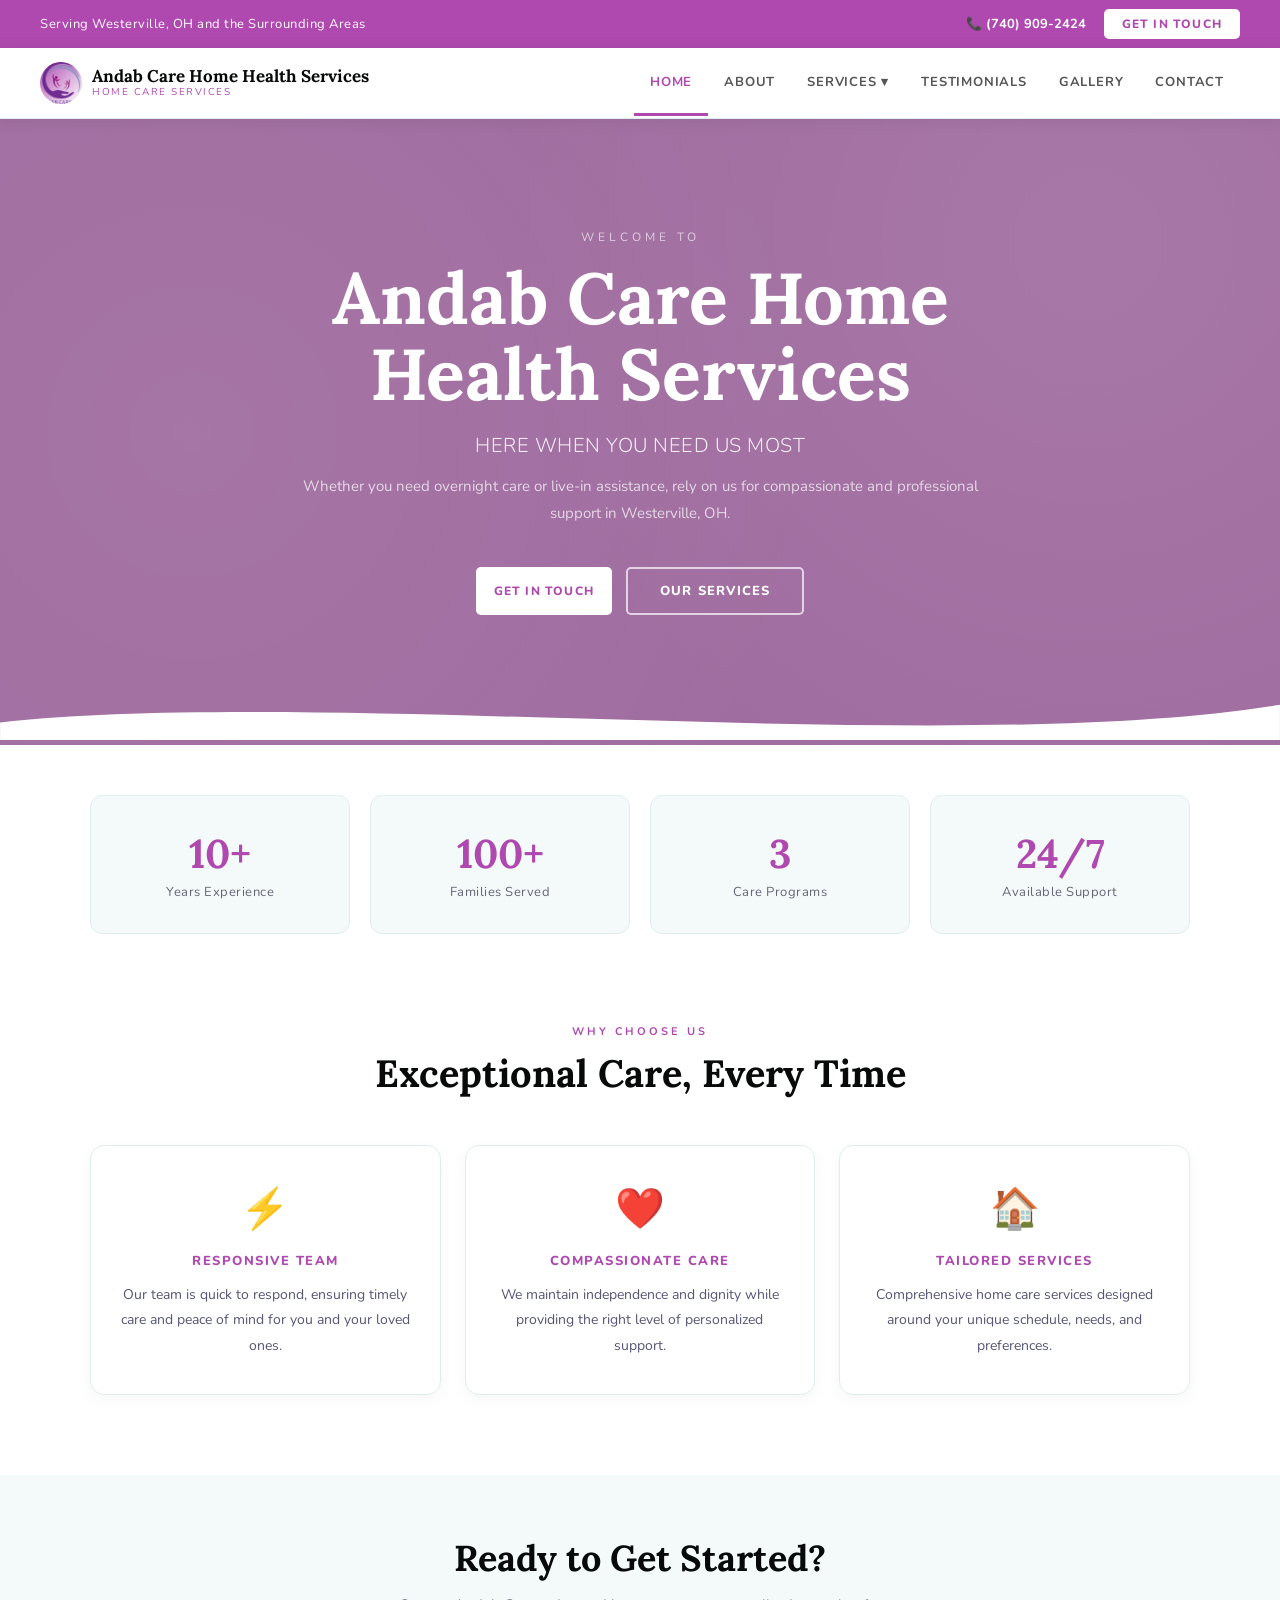
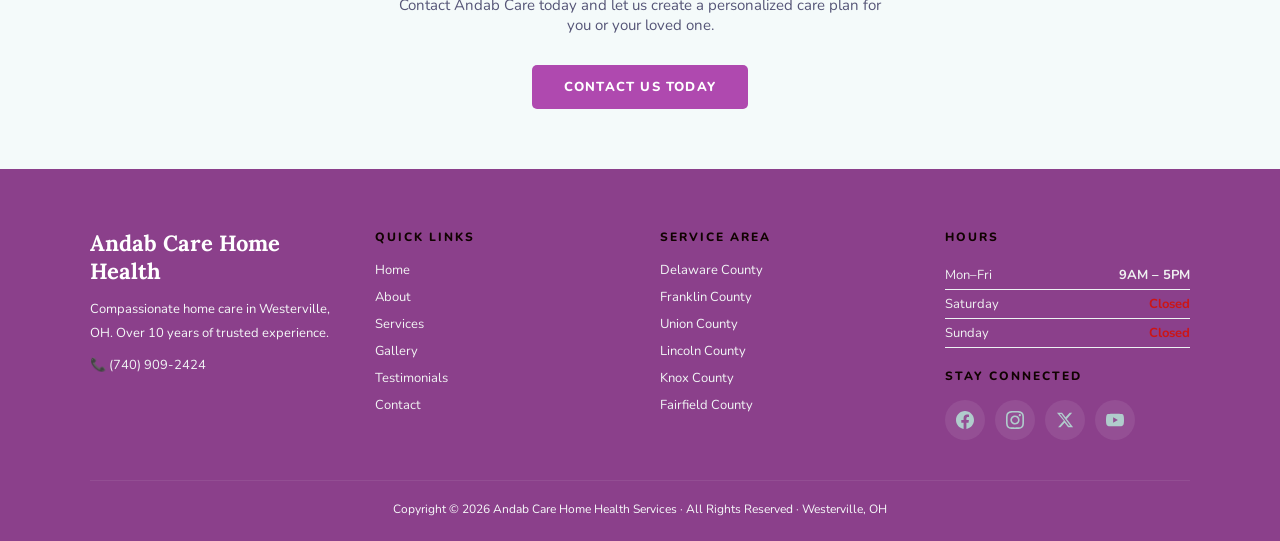
<file: index.html>
<!doctype html>
<html lang="en">
  <head>
    <meta charset="UTF-8" />
    <meta name="viewport" content="width=device-width, initial-scale=1.0" />
    <title>Andab Care Home Health Services</title>

    <meta
      name="description"
      content="Andab Care provides compassionate home health care in Westerville, OH."
    />
    <link rel="icon" type="image/png" href="pages/photos/logo.png" />
    <link rel="preconnect" href="https://fonts.googleapis.com" />
    <link rel="preconnect" href="https://fonts.gstatic.com" crossorigin />
    <link
      href="https://fonts.googleapis.com/css2?family=Lora:ital,wght@0,400;0,600;0,700;1,400&family=Nunito:wght@300;400;600;700;800&display=swap"
      rel="stylesheet"
    />
    <link rel="stylesheet" href="style.css" />
    
  </head>
  <!-- Google tag (gtag.js) -->
<script async src="https://www.googletagmanager.com/gtag/js?id=G-MVVV91QVRM"></script>
<script>
  window.dataLayer = window.dataLayer || [];
  function gtag(){dataLayer.push(arguments);}
  gtag('js', new Date());

  gtag('config', 'G-MVVV91QVRM');
</script>

  <body>
    <!-- TOP BAR -->
    <div id="topbar">
      <span class="tb-left"
        >Serving Westerville, OH and the Surrounding Areas</span
      >
      <div class="tb-right">
        <span class="tb-phone">📞 (740) 909-2424</span>
        <button type="button" class="btn-white" onclick="showPage('contact')">
          GET IN TOUCH
        </button>
      </div>
    </div>

    <!-- NAVBAR -->
    <nav id="navbar">
      <div class="logo" onclick="showPage('home')">
        <img
          src="pages/photos/logo.png"
          alt="Andab Care Logo"
          class="logo-circle"
        />
        <div>
          <div class="logo-name">Andab Care Home Health Services</div>
          <div class="logo-sub">Home Care Services</div>
        </div>
      </div>
      <div class="nav-links">
        <div class="nav-link active" id="nav-home" onclick="showPage('home')">
          Home
        </div>
        <div class="nav-link" id="nav-about" onclick="showPage('about')">
          About
        </div>
        <div class="dropdown">
          <div
            class="nav-link"
            id="nav-services"
            onclick="showPage('services')"
          >
            Services ▾
          </div>
          <div class="dropdown-menu">
            <div
              class="dropdown-item"
              onclick="
                showPage('services');
                setTimeout(() => scrollToService('svc-nursing'), 100);
              "
            >
              Skilled Nursing Care
            </div>
            <div
              class="dropdown-item"
              onclick="
                showPage('services');
                setTimeout(() => scrollToService('svc-physical'), 100);
              "
            >
              Physical Therapy
            </div>
            <div
              class="dropdown-item"
              onclick="
                showPage('services');
                setTimeout(() => scrollToService('svc-occupational'), 100);
              "
            >
              Occupational Therapy
            </div>
            <div
              class="dropdown-item"
              onclick="
                showPage('services');
                setTimeout(() => scrollToService('svc-personal'), 100);
              "
            >
              Personal Care
            </div>
            <div
              class="dropdown-item"
              onclick="
                showPage('services');
                setTimeout(() => scrollToService('svc-homemaking'), 100);
              "
            >
              Home Making Services
            </div>
          </div>
        </div>
        <div
          class="nav-link"
          id="nav-testimonials"
          onclick="showPage('testimonials')"
        >
          Testimonials
        </div>
        <div class="nav-link" id="nav-gallery" onclick="showPage('gallery')">
          Gallery
        </div>
        <div class="nav-link" id="nav-contact" onclick="showPage('contact')">
          Contact
        </div>
      </div>
      <button
        type="button"
        class="hamburger"
        id="hamburger-btn"
        onclick="toggleMobileMenu()"
        aria-label="Toggle navigation"
        aria-expanded="false"
        aria-controls="mobile-nav"
      >
        <span class="ham-line"></span>
        <span class="ham-line"></span>
        <span class="ham-line"></span>
      </button>
    </nav>

    <!-- MOBILE NAVIGATION -->
    <nav id="mobile-nav" class="mobile-nav" aria-label="Mobile navigation" aria-hidden="true">
      <div
        class="mobile-nav-link active"
        id="mnav-home"
        onclick="
          showPage('home');
          closeMobileMenu();
        "
      >
        Home
      </div>
      <div
        class="mobile-nav-link"
        id="mnav-about"
        onclick="
          showPage('about');
          closeMobileMenu();
        "
      >
        About
      </div>
      <div class="mobile-nav-group">
        <div
          class="mobile-nav-link"
          id="mnav-services"
          onclick="
            showPage('services');
            closeMobileMenu();
          "
        >
          Services
        </div>
        <div class="mobile-nav-sub">
          <div
            class="mobile-nav-sublink"
            onclick="
              showPage('services');
              setTimeout(() => scrollToService('svc-nursing'), 100);
              closeMobileMenu();
            "
          >
            Skilled Nursing Care
          </div>
          <div
            class="mobile-nav-sublink"
            onclick="
              showPage('services');
              setTimeout(() => scrollToService('svc-physical'), 100);
              closeMobileMenu();
            "
          >
            Physical Therapy
          </div>
          <div
            class="mobile-nav-sublink"
            onclick="
              showPage('services');
              setTimeout(() => scrollToService('svc-occupational'), 100);
              closeMobileMenu();
            "
          >
            Occupational Therapy
          </div>
          <div
            class="mobile-nav-sublink"
            onclick="
              showPage('services');
              setTimeout(() => scrollToService('svc-personal'), 100);
              closeMobileMenu();
            "
          >
            Personal Care
          </div>
          <div
            class="mobile-nav-sublink"
            onclick="
              showPage('services');
              setTimeout(() => scrollToService('svc-homemaking'), 100);
              closeMobileMenu();
            "
          >
            Home Making Services
          </div>
        </div>
      </div>
      <div
        class="mobile-nav-link"
        id="mnav-testimonials"
        onclick="
          showPage('testimonials');
          closeMobileMenu();
        "
      >
        Testimonials
      </div>
      <div
        class="mobile-nav-link"
        id="mnav-gallery"
        onclick="
          showPage('gallery');
          closeMobileMenu();
        "
      >
        Gallery
      </div>
      <div
        class="mobile-nav-link"
        id="mnav-contact"
        onclick="
          showPage('contact');
          closeMobileMenu();
        "
      >
        Contact
      </div>
    </nav>

    <!-- PAGE CONTAINERS (filled by JS) -->
    <div id="page-home" class="page"></div>
    <div id="page-about" class="page"></div>
    <div id="page-services" class="page"></div>
    <div id="page-testimonials" class="page"></div>
    <div id="page-gallery" class="page"></div>
    <div id="page-contact" class="page"></div>

    <!-- FOOTER -->
    <footer id="site-footer" style="background-color: #8b408b">
      <div class="container">
        <div class="footer-grid">
          <div>
            <div class="footer-brand-name">Andab Care Home Health</div>
            <div class="footer-brand-desc">
              Compassionate home care in Westerville, OH. Over 10 years of
              trusted experience.
            </div>
            <div class="footer-phone">📞 (740) 909-2424</div>
          </div>
          <div>
            <div class="footer-heading">Quick Links</div>
            <div class="footer-link" onclick="showPage('home')">Home</div>
            <div class="footer-link" onclick="showPage('about')">About</div>
            <div class="footer-link" onclick="showPage('services')">
              Services
            </div>
            <div class="footer-link" onclick="showPage('gallery')">Gallery</div>
            <div class="footer-link" onclick="showPage('testimonials')">
              Testimonials
            </div>
            <div class="footer-link" onclick="showPage('contact')">Contact</div>
          </div>
          <div>
            <div class="footer-heading">Service Area</div>
            <div class="footer-area">Delaware County</div>
            <div class="footer-area">Franklin County</div>
            <div class="footer-area">Union County</div>
            <div class="footer-area">Lincoln County</div>
            <div class="footer-area">Knox County</div>
            <div class="footer-area">Fairfield County</div>
          </div>
          <div>
            <div class="footer-heading">Hours</div>
            <div class="hours-row">
              <span>Mon–Fri</span><span class="hours-open">9AM – 5PM</span>
            </div>
            <div class="hours-row">
              <span>Saturday</span><span class="hours-closed">Closed</span>
            </div>
            <div class="hours-row">
              <span>Sunday</span><span class="hours-closed">Closed</span>
            </div>
            <div class="footer-heading" style="margin-top: 20px">
              Stay Connected
            </div>
            <div class="social-pills">
              <a
                href="https://web.facebook.com/people/Andab-Care/61560256304507/#"
                target="_blank"
                rel="noopener noreferrer"
                class="social-pill"
                aria-label="Facebook"
              >
                <svg xmlns="http://www.w3.org/2000/svg" viewBox="0 0 24 24" fill="currentColor" aria-hidden="true">
                  <path d="M24 12.073c0-6.627-5.373-12-12-12s-12 5.373-12 12c0 5.99 4.388 10.954 10.125 11.854v-8.385H7.078v-3.47h3.047V9.43c0-3.007 1.792-4.669 4.533-4.669 1.312 0 2.686.235 2.686.235v2.953H15.83c-1.491 0-1.956.925-1.956 1.874v2.25h3.328l-.532 3.47h-2.796v8.385C19.612 23.027 24 18.062 24 12.073z"/>
                </svg>
              </a>
              <a
                href="https://www.instagram.com/andabcare/"
                target="_blank"
                rel="noopener noreferrer"
                class="social-pill"
                aria-label="Instagram"
              >
                <svg xmlns="http://www.w3.org/2000/svg" viewBox="0 0 24 24" fill="currentColor" aria-hidden="true">
                  <path d="M12 2.163c3.204 0 3.584.012 4.85.07 3.252.148 4.771 1.691 4.919 4.919.058 1.265.069 1.645.069 4.849 0 3.205-.012 3.584-.069 4.849-.149 3.225-1.664 4.771-4.919 4.919-1.266.058-1.644.07-4.85.07-3.204 0-3.584-.012-4.849-.07-3.26-.149-4.771-1.699-4.919-4.92-.058-1.265-.07-1.644-.07-4.849 0-3.204.013-3.583.07-4.849.149-3.227 1.664-4.771 4.919-4.919 1.266-.057 1.645-.069 4.849-.069zm0-2.163c-3.259 0-3.667.014-4.947.072-4.358.2-6.78 2.618-6.98 6.98-.059 1.281-.073 1.689-.073 4.948 0 3.259.014 3.668.072 4.948.2 4.358 2.618 6.78 6.98 6.98 1.281.058 1.689.072 4.948.072 3.259 0 3.668-.014 4.948-.072 4.354-.2 6.782-2.618 6.979-6.98.059-1.28.073-1.689.073-4.948 0-3.259-.014-3.667-.072-4.947-.196-4.354-2.617-6.78-6.979-6.98-1.281-.059-1.69-.073-4.949-.073zm0 5.838c-3.403 0-6.162 2.759-6.162 6.162s2.759 6.163 6.162 6.163 6.162-2.759 6.162-6.163c0-3.403-2.759-6.162-6.162-6.162zm0 10.162c-2.209 0-4-1.79-4-4 0-2.209 1.791-4 4-4s4 1.791 4 4c0 2.21-1.791 4-4 4zm6.406-11.845c-.796 0-1.441.645-1.441 1.44s.645 1.44 1.441 1.44c.795 0 1.439-.645 1.439-1.44s-.644-1.44-1.439-1.44z"/>
                </svg>
              </a>
              <a
                href="https://x.com/AndabCar"
                target="_blank"
                rel="noopener noreferrer"
                class="social-pill"
                aria-label="X (Twitter)"
              >
                <svg xmlns="http://www.w3.org/2000/svg" viewBox="0 0 24 24" fill="currentColor" aria-hidden="true">
                  <path d="M18.244 2.25h3.308l-7.227 8.26 8.502 11.24H16.17l-4.714-6.231-5.401 6.231H2.744l7.73-8.835L1.254 2.25H8.08l4.713 6.231zm-1.161 17.52h1.833L7.084 4.126H5.117z"/>
                </svg>
              </a>
              <a
                href="https://www.youtube.com/watch?v=p96MxqvJo8U"
                target="_blank"
                rel="noopener noreferrer"
                class="social-pill"
                aria-label="YouTube"
              >
                <svg xmlns="http://www.w3.org/2000/svg" viewBox="0 0 24 24" fill="currentColor" aria-hidden="true">
                  <path d="M23.498 6.186a3.016 3.016 0 0 0-2.122-2.136C19.505 3.545 12 3.545 12 3.545s-7.505 0-9.377.505A3.017 3.017 0 0 0 .502 6.186C0 8.07 0 12 0 12s0 3.93.502 5.814a3.016 3.016 0 0 0 2.122 2.136c1.871.505 9.376.505 9.376.505s7.505 0 9.377-.505a3.015 3.015 0 0 0 2.122-2.136C24 15.93 24 12 24 12s0-3.93-.502-5.814zM9.545 15.568V8.432L15.818 12l-6.273 3.568z"/>
                </svg>
              </a>
            </div>
          </div>
        </div>
        <div class="footer-bottom">
          Copyright © 2026 Andab Care Home Health Services · All Rights Reserved
          · Westerville, OH
        </div>
      </div>
    </footer>

    <script src="pages.js"></script>
    <script src="main.js"></script>
  </body>
</html>
</file>
<file: style.css>
/* ============================================
   ANDAB CARE — Main Stylesheet
   style.css
   ============================================ */

/* ── Reset & Base ── */
*,
*::before,
*::after {
  box-sizing: border-box;
  margin: 0;
  padding: 0;
}
html {
  scroll-behavior: smooth;
}
body {
  font-family: "Nunito", sans-serif;
  color: #1a1a2e;
  overflow-x: hidden;
  background: #fff;
}
a {
  text-decoration: none;
  color: inherit;
}

/* ── CSS Variables ── */
:root {
  --teal: #af49af;
  --teal-dark: #af49af;
  --teal-light: #e8f6f6;
  --text: #080909;
  --muted: #557;
  --border: #e0eded;
  --bg-soft: #f4fafa;
}

/* ── Page visibility & transitions ── */
.page {
  display: none;
}
.page.active {
  display: block;
  animation: pageEnter 0.38s ease forwards;
}
.page.page-exiting {
  display: block;
  animation: pageExit 0.2s ease forwards;
  pointer-events: none;
}

@keyframes pageEnter {
  from {
    opacity: 0;
    transform: translateY(18px);
  }
  to {
    opacity: 1;
    transform: translateY(0);
  }
}

@keyframes pageExit {
  from {
    opacity: 1;
    transform: translateY(0);
  }
  to {
    opacity: 0;
    transform: translateY(-10px);
  }
}

/* ── Utility ── */
.container {
  max-width: 1100px;
  margin: 0 auto;
}
.text-center {
  text-align: center;
}
.section {
  padding: 80px 40px;
}
.section-sm {
  padding: 50px 40px;
}

.section-eyebrow {
  font-size: 11px;
  letter-spacing: 3px;
  text-transform: uppercase;
  color: var(--teal);
  margin-bottom: 10px;
  font-weight: 700;
}
.section-title {
  font-family: "Lora", serif;
  font-size: clamp(24px, 3vw, 38px);
  font-weight: 700;
  color: var(--text);
}

/* ── Buttons ── */
.btn-primary {
  display: inline-block;
  background: var(--teal);
  color: #fff;
  padding: 13px 32px;
  border-radius: 5px;
  font-family: "Nunito", sans-serif;
  font-weight: 800;
  font-size: 13px;
  letter-spacing: 1.2px;
  text-transform: uppercase;
  cursor: pointer;
  border: none;
  transition:
    background 0.2s,
    transform 0.15s,
    box-shadow 0.2s;
}
.btn-primary:hover {
  background: var(--teal-dark);
  transform: translateY(-2px);
  box-shadow: 0 6px 24px rgba(26, 140, 138, 0.3);
}

.btn-outline {
  display: inline-block;
  border: 2px solid var(--teal);
  color: var(--teal);
  padding: 13px 32px;
  border-radius: 5px;
  font-family: "Nunito", sans-serif;
  font-weight: 800;
  font-size: 13px;
  letter-spacing: 1.2px;
  text-transform: uppercase;
  cursor: pointer;
  background: transparent;
  transition: all 0.2s;
}
.btn-outline:hover {
  background: var(--teal);
  color: #fff;
  transform: translateY(-2px);
}

.btn-white {
  display: inline-block;
  background: #fff;
  color: var(--teal);
  padding: 7px 18px;
  border-radius: 5px;
  font-family: "Nunito", sans-serif;
  font-weight: 800;
  font-size: 12px;
  letter-spacing: 1.2px;
  text-transform: uppercase;
  cursor: pointer;
  border: none;
  transition: all 0.2s;
}
.btn-white:hover {
  background: var(--teal-light);
  transform: translateY(-2px);
}

.btn-ghost {
  display: inline-block;
  background: rgba(255, 255, 255, 0.12);
  color: #fff;
  padding: 9px 22px;
  border-radius: 50px;
  font-family: "Nunito", sans-serif;
  font-size: 14px;
  cursor: pointer;
  border: 1.5px solid rgba(255, 255, 255, 0.35);
  transition: background 0.2s;
}
.btn-ghost:hover {
  background: rgba(255, 255, 255, 0.25);
}

/* ── Top Bar ── */
#topbar {
  background: var(--teal);
  color: #fff;
  padding: 9px 40px;
  display: flex;
  justify-content: space-between;
  align-items: center;
  flex-wrap: wrap;
  gap: 8px;
}
.tb-left {
  font-size: 13px;
  letter-spacing: 0.5px;
}
.tb-right {
  display: flex;
  align-items: center;
  gap: 18px;
}
.tb-phone {
  font-size: 13px;
  font-weight: 700;
}

/* ── Navbar ── */
#navbar {
  background: #fff;
  border-bottom: 1px solid var(--border);
  padding: 0 40px;
  display: flex;
  align-items: center;
  justify-content: space-between;
  position: sticky;
  top: 0;
  z-index: 999;
  box-shadow: 0 2px 16px rgba(0, 0, 0, 0.07);
  transition: box-shadow 0.3s ease;
}
#navbar.scrolled {
  box-shadow: 0 4px 28px rgba(0, 0, 0, 0.13);
}
.logo {
  display: flex;
  align-items: center;
  gap: 10px;
  padding: 14px 0;
  cursor: pointer;
}
.logo-circle {
  width: 42px;
  height: 42px;
  border-radius: 50%;
  background: linear-gradient(135deg, var(--teal), #073d3c00);
  display: flex;
  align-items: center;
  justify-content: center;
  color: #fff;
  font-family: "Lora", serif;
  font-size: 20px;
  font-weight: 700;
}
.logo-name {
  font-family: "Lora", serif;
  font-size: 17px;
  font-weight: 700;
  color: var(--text);
  line-height: 1.1;
}
.logo-sub {
  font-size: 10px;
  color: var(--teal);
  letter-spacing: 1.5px;
  text-transform: uppercase;
}

.nav-links {
  display: flex;
  align-items: center;
}
.nav-link {
  padding: 22px 16px;
  font-size: 13px;
  font-weight: 700;
  letter-spacing: 0.8px;
  text-transform: uppercase;
  color: #555;
  cursor: pointer;
  border-bottom: 3px solid transparent;
  transition:
    color 0.2s,
    border-color 0.2s;
}
.nav-link:hover,
.nav-link.active {
  color: var(--teal);
  border-bottom-color: var(--teal);
}

.dropdown {
  position: relative;
}
.dropdown-menu {
  position: absolute;
  top: 100%;
  left: 0;
  background: #fff;
  border: 1px solid #ddeaea;
  border-radius: 8px;
  box-shadow: 0 12px 40px rgba(0, 0, 0, 0.1);
  min-width: 210px;
  z-index: 1000;
  display: none;
}
.dropdown:hover .dropdown-menu {
  display: block;
}
.dropdown-item {
  padding: 13px 20px;
  font-size: 13px;
  font-weight: 600;
  color: #333;
  cursor: pointer;
  transition:
    background 0.1s,
    color 0.1s;
}
.dropdown-item:hover {
  background: var(--teal-light);
  color: var(--teal);
}

/* ── Hero ── */
.hero {
  position: relative;
  background: #a06da0;
  color: #fff;
  text-align: center;
  overflow: hidden;
  padding: 110px 40px 130px;
}
.hero-overlay {
  position: absolute;
  inset: 0;
  background-image:
    radial-gradient(
      circle at 15% 50%,
      rgba(255, 255, 255, 0.06) 0%,
      transparent 55%
    ),
    radial-gradient(
      circle at 85% 20%,
      rgba(255, 255, 255, 0.08) 0%,
      transparent 50%
    );
}
.hero-content {
  position: relative;
  z-index: 1;
  max-width: 700px;
  margin: 0 auto;
}
.hero-eyebrow {
  font-size: 12px;
  letter-spacing: 4px;
  text-transform: uppercase;
  color: rgba(255, 255, 255, 0.65);
  margin-bottom: 16px;
}
.hero-title {
  font-family: "Lora", serif;
  font-size: clamp(40px, 6vw, 72px);
  font-weight: 700;
  line-height: 1.05;
  margin-bottom: 20px;
}
.hero-tagline {
  font-size: clamp(15px, 2vw, 20px);
  font-weight: 300;
  color: rgba(255, 255, 255, 0.88);
  margin-bottom: 14px;
  letter-spacing: 0.5px;
}
.hero-desc {
  font-size: 15px;
  color: rgba(255, 255, 255, 0.72);
  margin-bottom: 40px;
  line-height: 1.8;
}
.hero-btns {
  display: flex;
  gap: 14px;
  justify-content: center;
  flex-wrap: wrap;
}
.hero-wave {
  position: absolute;
  bottom: -1px;
  left: 0;
  right: 0;
}

.btn-hero-outline {
  display: inline-block;
  border: 2px solid rgba(255, 255, 255, 0.7);
  color: #fff;
  padding: 13px 32px;
  border-radius: 5px;
  font-family: "Nunito", sans-serif;
  font-weight: 800;
  font-size: 13px;
  letter-spacing: 1.2px;
  text-transform: uppercase;
  cursor: pointer;
  background: transparent;
  transition: all 0.2s;
}
.btn-hero-outline:hover {
  background: rgba(255, 255, 255, 0.15);
}

/* ── Stats ── */
.stats-grid {
  display: grid;
  grid-template-columns: repeat(auto-fit, minmax(160px, 1fr));
  gap: 20px;
}
.stat-card {
  text-align: center;
  padding: 32px 20px;
  background: var(--bg-soft);
  border-radius: 12px;
  border: 1.5px solid var(--border);
}
.stat-number {
  font-family: "Lora", serif;
  font-size: 40px;
  font-weight: 700;
  color: var(--teal);
}
.stat-label {
  font-size: 13px;
  color: #667;
  letter-spacing: 0.5px;
  margin-top: 4px;
}

/* ── Feature Cards ── */
.cards-grid {
  display: grid;
  grid-template-columns: repeat(auto-fit, minmax(280px, 1fr));
  gap: 24px;
}
.card {
  background: #fff;
  border: 1.5px solid var(--border);
  border-radius: 14px;
  padding: 36px 28px;
  text-align: center;
  box-shadow: 0 4px 16px rgba(0, 0, 0, 0.04);
  transition:
    transform 0.3s,
    box-shadow 0.3s;
}
.card:hover {
  transform: translateY(-6px);
  box-shadow: 0 20px 50px rgba(26, 140, 138, 0.14);
}
.card-icon {
  font-size: 40px;
  margin-bottom: 16px;
}
.card-title {
  font-size: 13px;
  font-weight: 800;
  letter-spacing: 1.5px;
  text-transform: uppercase;
  color: var(--teal);
  margin-bottom: 12px;
}
.card-desc {
  font-size: 14px;
  color: var(--muted);
  line-height: 1.8;
}

/* ── CTA Banner ── */
.cta-banner {
  background: var(--bg-soft);
  padding: 60px 40px;
  text-align: center;
}
.cta-banner h2 {
  font-family: "Lora", serif;
  font-size: clamp(24px, 3vw, 36px);
  font-weight: 700;
  color: var(--text);
  margin-bottom: 14px;
}
.cta-banner p {
  font-size: 15px;
  color: var(--muted);
  margin-bottom: 30px;
  max-width: 500px;
  margin-left: auto;
  margin-right: auto;
  margin-bottom: 30px;
}

/* ── About ── */
.two-col {
  display: grid;
  grid-template-columns: 1fr 1fr;
  gap: 64px;
  align-items: center;
}
.about-body p {
  font-size: 15px;
  color: #445;
  line-height: 1.9;
  margin-bottom: 16px;
}
.about-body strong {
  color: var(--text);
}
.about-btns {
  display: flex;
  gap: 12px;
  flex-wrap: wrap;
  margin-top: 32px;
}
.about-image {
  position: relative;
}
.about-img-box {
  border-radius: 18px;
  overflow: hidden;
  box-shadow: 0 24px 64px rgba(26, 140, 138, 0.22);
  background: linear-gradient(135deg, var(--teal), #0d4f4e);
  aspect-ratio: 4/3;
  display: flex;
  flex-direction: column;
  align-items: center;
  justify-content: center;
  gap: 12px;
}
.about-img-box .emoji {
  font-size: 64px;
}
.about-img-box .img-name {
  font-family: "Lora", serif;
  font-size: 22px;
  color: #fff;
  font-weight: 600;
}
.about-img-box .img-loc {
  font-size: 13px;
  color: rgba(255, 255, 255, 0.7);
  letter-spacing: 1px;
}
.exp-badge {
  position: absolute;
  bottom: -20px;
  right: -20px;
  background: #fff;
  border-radius: 12px;
  padding: 18px 22px;
  box-shadow: 0 8px 32px rgba(0, 0, 0, 0.1);
  border: 1.5px solid var(--border);
}
.exp-num {
  font-family: "Lora", serif;
  font-size: 30px;
  font-weight: 700;
  color: var(--teal);
}
.exp-label {
  font-size: 11px;
  color: #888;
  letter-spacing: 1px;
  text-transform: uppercase;
}

/* ── Spec Tags ── */
.spec-grid {
  display: flex;
  flex-wrap: wrap;
  justify-content: center;
  gap: 12px;
  margin-top: 40px;
}
.spec-tag {
  padding: 10px 24px;
  border: 2px solid var(--teal);
  border-radius: 50px;
  font-size: 13px;
  font-weight: 700;
  color: var(--teal);
  transition: all 0.2s;
  cursor: default;
}
.spec-tag:hover {
  background: var(--teal);
  color: #fff;
}

/* ── Teal Section (Testimonials) ── */
.teal-section {
  background: linear-gradient(135deg, #083b3a, var(--teal));
  padding: 80px 40px;
  color: #fff;
  text-align: center;
}
.t-eyebrow {
  font-size: 11px;
  letter-spacing: 3px;
  text-transform: uppercase;
  color: rgba(255, 255, 255, 0.6);
  margin-bottom: 10px;
  font-weight: 700;
}
.t-title {
  font-family: "Lora", serif;
  font-size: clamp(22px, 3vw, 34px);
  font-weight: 700;
  margin-bottom: 48px;
}
.testimonial-box {
  max-width: 680px;
  margin: 0 auto;
}
.t-quote {
  font-size: 52px;
  color: rgba(255, 255, 255, 0.22);
  line-height: 1;
  margin-bottom: 12px;
}
.t-text {
  font-family: "Lora", serif;
  font-size: clamp(15px, 2vw, 18px);
  line-height: 1.9;
  color: rgba(255, 255, 255, 0.9);
  margin-bottom: 20px;
  font-style: italic;
}
.t-stars {
  color: #f5a623;
  font-size: 16px;
  margin-bottom: 8px;
}
.t-author {
  font-size: 14px;
  font-weight: 700;
  letter-spacing: 1px;
  margin-bottom: 28px;
}
.t-dots {
  display: flex;
  justify-content: center;
  gap: 8px;
  margin-bottom: 20px;
}
.t-dot {
  height: 10px;
  border-radius: 5px;
  background: rgba(255, 255, 255, 0.3);
  cursor: pointer;
  transition: all 0.3s;
  border: none;
}
.t-dot.active {
  width: 28px;
  background: #fff;
}
.t-dot:not(.active) {
  width: 10px;
}
.t-nav {
  display: flex;
  justify-content: center;
  gap: 12px;
}

/* ── Services ── */
.service-row {
  display: grid;
  grid-template-columns: 1fr 1fr;
  gap: 60px;
  align-items: center;
  margin-bottom: 80px;
}
.service-row.reverse {
  direction: rtl;
}
.service-row.reverse > * {
  direction: ltr;
}
.svc-eyebrow {
  font-size: 11px;
  letter-spacing: 3px;
  text-transform: uppercase;
  margin-bottom: 10px;
  font-weight: 700;
}
.svc-title {
  font-family: "Lora", serif;
  font-size: clamp(24px, 3vw, 36px);
  font-weight: 700;
  color: var(--text);
  margin-bottom: 20px;
}
.svc-desc {
  font-size: 15px;
  color: #445;
  line-height: 1.9;
  margin-bottom: 28px;
}
.svc-tags {
  display: flex;
  flex-wrap: wrap;
  gap: 8px;
  margin-bottom: 28px;
}
.svc-tag {
  padding: 7px 16px;
  border-radius: 50px;
  font-size: 12px;
  font-weight: 700;
}
.svc-img {
  border-radius: 16px;
  aspect-ratio: 1;
  position: relative;
  overflow: hidden;
  display: flex;
  align-items: flex-end;
  justify-content: center;
}
.svc-img img {
  position: absolute;
  inset: 0;
  width: 100%;
  height: 100%;
  object-fit: cover;
  z-index: 0;
}
.svc-img .emoji {
  display: none;
}
.svc-img .svc-img-title,
.svc-img .svc-img-loc {
  display: none;
}
.svc-img::before {
  content: "";
  position: absolute;
  inset: 0;
  background: linear-gradient(to top, rgba(0, 0, 0, 0.45), rgba(0, 0, 0, 0.1));
  z-index: 0;
}
.svc-img .svc-img-loc {
  font-size: 13px;
  color: rgba(255, 255, 255, 0.72);
}

/* ── Testimonial Cards ── */
.t-cards-grid {
  display: grid;
  grid-template-columns: repeat(auto-fit, minmax(300px, 1fr));
  gap: 24px;
}
.t-card {
  background: #fff;
  border: 1.5px solid var(--border);
  border-radius: 14px;
  padding: 32px 28px;
  box-shadow: 0 4px 20px rgba(0, 0, 0, 0.05);
  transition:
    transform 0.3s,
    box-shadow 0.3s;
}
.t-card:hover {
  transform: translateY(-6px);
  box-shadow: 0 20px 50px rgba(26, 140, 138, 0.14);
}
.t-card-text {
  font-family: "Lora", serif;
  font-size: 15px;
  line-height: 1.85;
  color: #334;
  margin-top: 14px;
  margin-bottom: 20px;
  font-style: italic;
}
.t-card-author {
  display: flex;
  align-items: center;
  gap: 12px;
}
.t-avatar {
  width: 42px;
  height: 42px;
  border-radius: 50%;
  background: linear-gradient(135deg, var(--teal), #0d5e5d);
  display: flex;
  align-items: center;
  justify-content: center;
  color: #fff;
  font-family: "Lora", serif;
  font-size: 18px;
  font-weight: 700;
  flex-shrink: 0;
}
.t-name {
  font-size: 14px;
  font-weight: 700;
  color: var(--text);
}
.t-verified {
  font-size: 11px;
  color: var(--teal);
  letter-spacing: 0.5px;
}

/* ── Gallery ── */
.gallery-grid {
  display: grid;
  grid-template-columns: repeat(auto-fill, minmax(280px, 1fr));
  gap: 20px;
}
.gallery-item {
  border-radius: 14px;
  border: 1.5px solid var(--border);
  aspect-ratio: 4/3;
  position: relative;
  box-shadow: 0 4px 16px rgba(0, 0, 0, 0.06);
  overflow: hidden;
  transition:
    transform 0.3s,
    box-shadow 0.3s;
  cursor: pointer;
}
.gallery-item:hover {
  transform: scale(1.04);
  box-shadow: 0 16px 40px rgba(0, 0, 0, 0.1);
}
.gallery-item .gallery-image {
  position: absolute;
  top: 0;
  left: 0;
  width: 100%;
  height: 100%;
}
.gallery-item .gallery-image img {
  width: 100%;
  height: 100%;
  object-fit: cover;
}
.gallery-item .label {
  position: absolute;
  bottom: 10px;
  left: 10px;
  font-size: 14px;
  font-weight: 700;
  color: white;
  letter-spacing: 0.5px;
  text-shadow: 0 0 5px rgba(0, 0, 0, 0.7);
}

/* ── Contact Form ── */
.contact-grid {
  display: grid;
  grid-template-columns: 1.2fr 1fr;
  gap: 64px;
  align-items: start;
}
.contact-form-card {
  background: #fff;
  border-radius: 18px;
  padding: 40px;
  box-shadow: 0 8px 48px rgba(0, 0, 0, 0.09), 0 2px 12px rgba(0, 0, 0, 0.05);
  border: 1px solid #eef3f3;
}
.contact-info-panel {
  background: #fff;
  border-radius: 18px;
  padding: 40px;
  box-shadow: 0 8px 48px rgba(0, 0, 0, 0.09), 0 2px 12px rgba(0, 0, 0, 0.05);
  border: 1px solid #eef3f3;
}
.form-group {
  margin-bottom: 18px;
}
.form-label {
  display: block;
  font-size: 12px;
  font-weight: 700;
  letter-spacing: 1px;
  text-transform: uppercase;
  color: #778;
  margin-bottom: 7px;
}
.form-input {
  width: 100%;
  padding: 13px 16px;
  border: 1.5px solid #dde8e8;
  border-radius: 7px;
  font-family: "Nunito", sans-serif;
  font-size: 14px;
  outline: none;
  transition:
    border-color 0.2s,
    box-shadow 0.2s;
  background: #f8fbfb;
  color: var(--text);
}
.form-input:focus {
  border-color: var(--teal);
  box-shadow: 0 0 0 3px rgba(243, 246, 246, 0.71);
  background: #fff;
}
textarea.form-input {
  resize: vertical;
}
.success-box {
  background: #f0f9f8;
  border: 2px solid var(--teal);
  border-radius: 14px;
  padding: 48px;
  text-align: center;
  display: none;
}
.success-box.show {
  display: block;
}
.success-icon {
  font-size: 52px;
  margin-bottom: 16px;
}
.success-title {
  font-family: "Lora", serif;
  font-size: 22px;
  color: var(--teal);
  font-weight: 600;
}
.success-msg {
  font-size: 14px;
  color: var(--muted);
  margin-top: 10px;
}

.contact-info-card {
  display: flex;
  gap: 14px;
  align-items: flex-start;
  padding: 16px;
  background: #f7fbfb;
  border-radius: 10px;
  border: 1px solid var(--border);
  margin-bottom: 16px;
}
.contact-info-icon {
  font-size: 22px;
  flex-shrink: 0;
}
.contact-info-label {
  font-size: 11px;
  font-weight: 700;
  letter-spacing: 1px;
  text-transform: uppercase;
  color: var(--teal);
  margin-bottom: 4px;
}
.contact-info-val {
  font-size: 14px;
  color: #445;
  line-height: 1.6;
}
.hours-card {
  padding: 16px;
  background: #f7fbfb;
  border-radius: 10px;
  border: 1px solid var(--border);
}
.hours-title {
  font-size: 11px;
  font-weight: 700;
  letter-spacing: 1px;
  text-transform: uppercase;
  color: var(--teal);
  margin-bottom: 12px;
}
.hours-row {
  display: flex;
  justify-content: space-between;
  font-size: 13px;
  padding: 5px 0;
  border-bottom: 1px solid #edf3f3;
}
.hours-row:last-child {
  border-bottom: none;
}
.hours-day {
  color: var(--muted);
  font-weight: 600;
}
.hours-open {
  color: var(--);
  font-weight: 700;
}
.hours-closed {
  color: #cd1515;
  font-weight: 700;
}

/* ── Footer ── */
footer {
  background: #0a2120;
  color: #eff1f1;
  padding: 60px 40px 24px;
}
.footer-grid {
  display: grid;
  grid-template-columns: repeat(auto-fit, minmax(200px, 1fr));
  gap: 40px;
  margin-bottom: 40px;
}
.footer-brand-name {
  font-family: "Lora", serif;
  font-size: 22px;
  font-weight: 700;
  color: #fff;
  margin-bottom: 12px;
}
.footer-brand-desc {
  font-size: 13px;
  line-height: 1.9;
  color: #f5f8f8;
  margin-bottom: 8px;
}
.footer-phone {
  font-size: 13px;
  color: #f1f4f5;
  margin-top: 10px;
}
.footer-heading {
  font-size: 12px;
  font-weight: 800;
  letter-spacing: 2px;
  text-transform: uppercase;
  color: #100201;
  margin-bottom: 16px;
}
.footer-link {
  font-size: 13px;
  margin-bottom: 9px;
  color: #f2f4f4;
  cursor: pointer;
  transition: color 0.2s;
}
.footer-link:hover {
  color: #941c58;
}
.footer-area {
  font-size: 13px;
  margin-bottom: 9px;
  color: #f2f6f6;
}
.social-pills {
  display: flex;
  flex-wrap: wrap;
  gap: 10px;
  margin-top: 16px;
}
.social-pill {
  display: flex;
  align-items: center;
  justify-content: center;
  width: 40px;
  height: 40px;
  background: rgba(255, 255, 255, 0.08);
  border-radius: 50%;
  color: #b0cccc;
  cursor: pointer;
  transition: background 0.2s, color 0.2s, transform 0.2s;
}
.social-pill svg {
  width: 18px;
  height: 18px;
  flex-shrink: 0;
}
.social-pill:hover {
  background: rgba(255, 255, 255, 0.2);
  color: #fff;
  transform: translateY(-3px);
}
.footer-bottom {
  border-top: 1px solid rgba(255, 255, 255, 0.07);
  padding-top: 20px;
  text-align: center;
  font-size: 12px;
  color: #f8fbfb;
}

/* ── Hamburger Button ── */
.hamburger {
  display: none;
  flex-direction: column;
  justify-content: center;
  gap: 5px;
  background: none;
  border: none;
  cursor: pointer;
  padding: 6px 4px;
  border-radius: 6px;
  transition: background 0.2s;
}
.hamburger:hover {
  background: var(--bg-soft);
}
.ham-line {
  display: block;
  width: 24px;
  height: 2.5px;
  background: var(--text);
  border-radius: 2px;
  transition: transform 0.3s ease, opacity 0.3s ease;
  transform-origin: center;
}
.hamburger.open .ham-line:nth-child(1) {
  transform: translateY(7.5px) rotate(45deg);
}
.hamburger.open .ham-line:nth-child(2) {
  opacity: 0;
  transform: scaleX(0);
}
.hamburger.open .ham-line:nth-child(3) {
  transform: translateY(-7.5px) rotate(-45deg);
}

/* ── Mobile Navigation Menu ── */
.mobile-nav {
  display: none;
  background: #fff;
  border-bottom: 1px solid var(--border);
  box-shadow: 0 8px 30px rgba(0, 0, 0, 0.1);
  overflow: hidden;
  max-height: 0;
  transition: max-height 0.35s ease;
}
.mobile-nav.open {
  max-height: 600px;
}
.mobile-nav-link {
  padding: 16px 24px;
  font-size: 14px;
  font-weight: 700;
  letter-spacing: 0.5px;
  text-transform: uppercase;
  color: #555;
  cursor: pointer;
  border-bottom: 1px solid var(--border);
  transition: background 0.15s, color 0.15s;
}
.mobile-nav-link:last-child {
  border-bottom: none;
}
.mobile-nav-link:hover,
.mobile-nav-link.active {
  background: var(--teal-light);
  color: var(--teal);
}
.mobile-nav-group {
  border-bottom: 1px solid var(--border);
}
.mobile-nav-group .mobile-nav-link {
  border-bottom: none;
}
.mobile-nav-sub {
  background: #f8fbfb;
  padding: 4px 0;
}
.mobile-nav-sublink {
  padding: 12px 24px 12px 40px;
  font-size: 13px;
  font-weight: 600;
  color: #667;
  cursor: pointer;
  transition: background 0.15s, color 0.15s;
  border-bottom: 1px solid #eef3f3;
}
.mobile-nav-sublink:last-child {
  border-bottom: none;
}
.mobile-nav-sublink:hover {
  background: var(--teal-light);
  color: var(--teal);
}

/* ── Responsive ── */
@media (max-width: 768px) {
  #topbar,
  #navbar {
    padding: 9px 20px;
  }
  .nav-links {
    display: none;
  }
  .hamburger {
    display: flex;
  }
  .mobile-nav {
    display: block;
  }
  .logo-name {
    font-size: 14px;
  }
  .logo-sub {
    font-size: 9px;
  }
  .two-col,
  .service-row,
  .contact-grid {
    grid-template-columns: 1fr !important;
    gap: 32px;
  }
  .service-row.reverse {
    direction: ltr;
  }
  .exp-badge {
    display: none;
  }
  .section,
  .section-sm,
  .teal-section {
    padding: 50px 20px;
  }
  .hero {
    padding: 70px 20px 90px;
  }
  .cta-banner {
    padding: 44px 20px;
  }
  footer {
    padding: 50px 20px 20px;
  }
  .tb-left {
    display: none;
  }
  .stats-grid {
    grid-template-columns: repeat(2, 1fr);
  }
  .cards-grid {
    grid-template-columns: 1fr;
  }
  .t-cards-grid {
    grid-template-columns: 1fr;
  }
  .gallery-grid {
    grid-template-columns: repeat(2, 1fr);
    gap: 12px;
  }
  .service-row {
    gap: 28px;
  }
  .svc-img {
    aspect-ratio: 16/9;
  }
  .footer-grid {
    grid-template-columns: 1fr 1fr;
    gap: 28px;
  }
  .contact-grid {
    gap: 32px;
  }
  .two-col {
    gap: 32px;
  }
}
</file>
